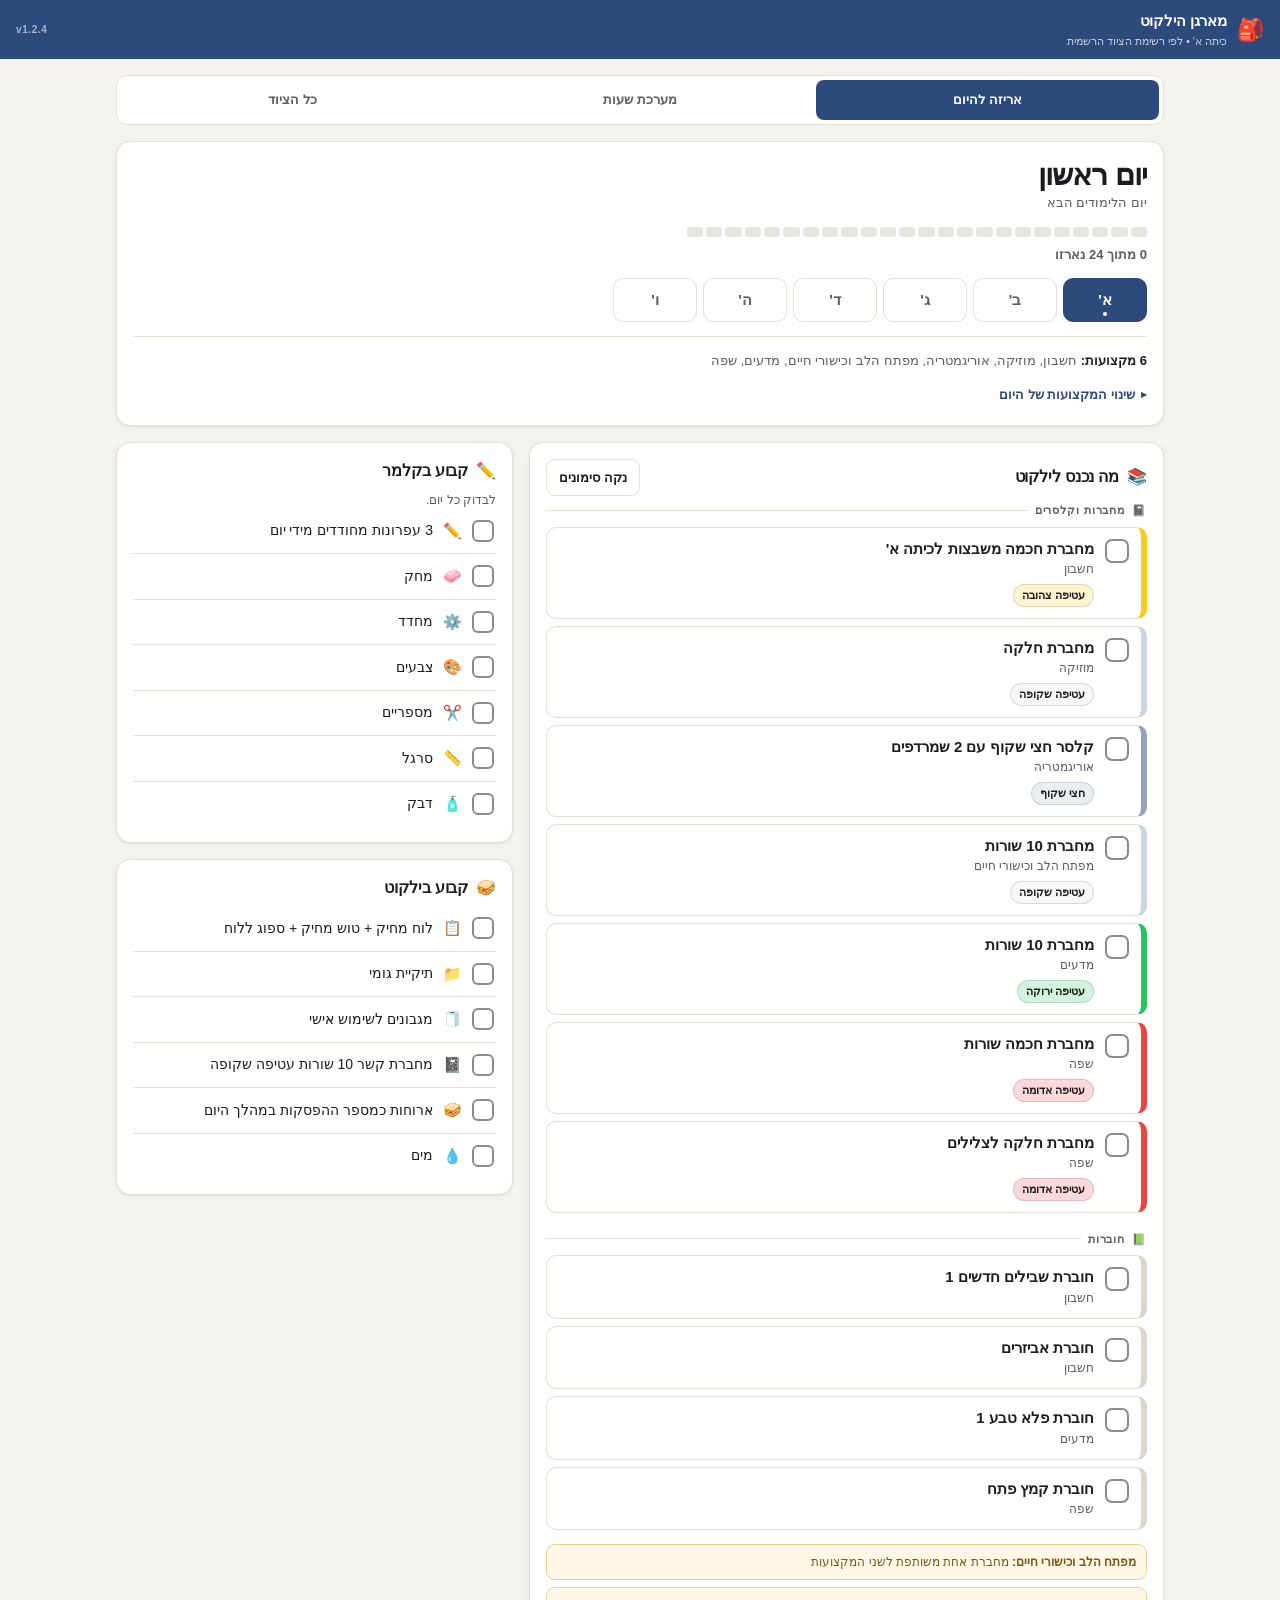
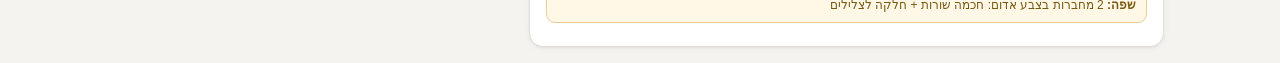
<file: index.html>
<!DOCTYPE html>
<html lang="he" dir="rtl">
<head>
<meta charset="UTF-8">
<meta name="viewport" content="width=device-width, initial-scale=1, viewport-fit=cover">
<meta http-equiv="Content-Security-Policy" content="default-src 'self'; script-src 'self'; style-src 'self' 'unsafe-inline'; img-src 'self' data:; connect-src 'self' https://eu.aptabase.com; base-uri 'none'; form-action 'none'; object-src 'none'">
<title>מארגן הילקוט — כיתה א'</title>
<meta name="description" content="רשימת אריזה יומית לילקוט של כיתה א', לפי מערכת השעות ורשימת הציוד של בית הספר.">
<meta property="og:type" content="website">
<meta property="og:url" content="https://aviramv.github.io/yalkut/">
<meta property="og:title" content="מארגן הילקוט — כיתה א'">
<meta property="og:description" content="רשימת אריזה יומית לילקוט של כיתה א', לפי מערכת השעות ורשימת הציוד של בית הספר.">
<meta property="og:image" content="https://aviramv.github.io/yalkut/share.png">
<meta property="og:image:width" content="1280">
<meta property="og:image:height" content="640">
<meta property="og:locale" content="he_IL">
<meta name="twitter:card" content="summary_large_image">
<meta name="theme-color" content="#2D4A7C">
<meta name="apple-mobile-web-app-capable" content="yes">
<meta name="apple-mobile-web-app-status-bar-style" content="black-translucent">
<link rel="manifest" href="manifest.json">
<link rel="icon" href="icon.svg" type="image/svg+xml">
<link rel="apple-touch-icon" href="icon-192.png">
<link rel="stylesheet" href="app.css">
</head>
<body>

<header class="topbar">
  <span class="topbar-mark" aria-hidden="true">🎒</span>
  <div>
    <div class="topbar-title" id="appTitle">מארגן הילקוט</div>
    <div class="topbar-sub" id="appSub"></div>
  </div>
  <span class="topbar-spacer"></span>
  <span class="topbar-ver" id="appVer" title="גרסה"></span>
</header>

<div class="wrap">

  <div class="tabs" role="tablist" aria-label="תצוגות">
    <button class="tab" role="tab" id="tab-today"   aria-selected="true"  aria-controls="view-today">אריזה להיום</button>
    <button class="tab" role="tab" id="tab-week"    aria-selected="false" aria-controls="view-week">מערכת שעות</button>
    <button class="tab" role="tab" id="tab-catalog" aria-selected="false" aria-controls="view-catalog">כל הציוד</button>
  </div>

  <!-- ============ today ============ -->
  <section id="view-today" role="tabpanel" aria-labelledby="tab-today">

    <div class="ready" id="readyBanner" hidden>
      <span class="ready-mark" aria-hidden="true">🎒</span>
      <span>הילקוט מוכן. אפשר לצאת!</span>
    </div>

    <div class="card hero">
      <h1 class="hero-day" id="dayTitle">&nbsp;</h1>
      <div class="hero-meta" id="dayMeta"></div>

      <div class="strip" id="strip" aria-hidden="true"></div>
      <div class="hero-count" id="countText" role="status" aria-live="polite"></div>

      <div class="days" id="dayButtons" role="group" aria-label="בחירת יום"></div>

      <div class="subjects-line" id="subjectsLine"></div>

      <details class="editor" id="editor">
        <summary>שינוי המקצועות של היום</summary>
        <p class="hint">הדביקו הודעה מהוואטסאפ, או הקישו על מקצוע כדי להוסיף ולהסיר.</p>
        <textarea class="paste" id="pasteInput" rows="3"
          placeholder="למשל: שיעור ראשון שפה, חשבון, חינוך גופני, מדעים"></textarea>
        <div class="chips" id="subjectChips"></div>
        <div class="btn-row" style="margin-top:10px">
          <button class="btn" id="btnClearSubjects">נקה מקצועות</button>
        </div>
      </details>
    </div>

    <div class="cols">
      <div>
        <div class="card">
          <div class="sec-title">
            <span aria-hidden="true">📚</span>
            <span class="grow">מה נכנס לילקוט</span>
            <button class="btn" id="btnUncheck">נקה סימונים</button>
          </div>
          <div id="itemList"></div>
          <div class="empty" id="emptyState">
            <span class="empty-mark" aria-hidden="true">🎒</span>
            <div class="empty-title">אין מקצועות ליום הזה</div>
            <div class="empty-body">בחרו יום למעלה, או הוסיפו מקצועות בעצמכם.</div>
          </div>
        </div>
      </div>

      <div>
        <div class="card">
          <div class="sec-title"><span aria-hidden="true">✏️</span><span class="grow">קבוע בקלמר</span></div>
          <p class="hint">לבדוק כל יום.</p>
          <ul class="list" id="pencilList"></ul>
        </div>
        <div class="card">
          <div class="sec-title"><span aria-hidden="true">🥪</span><span class="grow">קבוע בילקוט</span></div>
          <ul class="list" id="bagList"></ul>
        </div>
      </div>
    </div>
  </section>

  <!-- ============ weekly ============ -->
  <section id="view-week" role="tabpanel" aria-labelledby="tab-week" hidden>
    <div class="card">
      <div class="sec-title"><span aria-hidden="true">🗓️</span><span class="grow">מערכת השעות השבועית</span></div>
      <p class="hint">מגדירים פעם אחת. נשמר במכשיר הזה, ומשמש כברירת מחדל לכל יום.</p>
      <div class="week" id="weekGrid" style="margin-top:14px"></div>
      <div class="btn-row" style="margin-top:14px">
        <button class="btn btn-primary" id="btnSaveWeek">שמור מערכת</button>
        <button class="btn" id="btnResetWeek">חזרה למערכת לדוגמה</button>
      </div>
    </div>
  </section>

  <!-- ============ catalog ============ -->
  <section id="view-catalog" role="tabpanel" aria-labelledby="tab-catalog" hidden>
    <div class="card">
      <div class="sec-title"><span aria-hidden="true">📋</span><span class="grow">רשימת הציוד המלאה</span></div>
      <p class="hint" id="catalogSub"></p>
      <div style="margin-top:12px">
        <label for="catalogSearch" class="sr-only">חיפוש מקצוע או ציוד</label>
        <input class="search" type="search" id="catalogSearch" placeholder="חיפוש מקצוע או ציוד">
      </div>
    </div>
    <div class="catalog" id="catalogGrid" style="margin-top:16px"></div>
  </section>

</div>

<div class="toast" id="toast" role="status" aria-live="polite">
  <span id="toastMsg"></span>
</div>

<script src="app.js" defer></script>
</body>
</html>
</file>
<file: app.css>
/* מארגן הילקוט — plain CSS, no build step, no third-party requests.
   Palette rule: UI chrome stays paper+graphite. Saturated color is reserved
   for real cover colors, so the app never competes with the thing it names. */
:root {
  --paper:     #F4F3EF;
  --card:      #FFFFFF;
  --ink:       #1C1B1F;
  --ink-soft:  #5C5A63;
  --ink-faint: #8B8894;
  --rule:      #E3DFD6;
  --accent:    #2D4A7C;
  --accent-sk: #243C66;
  --done:      #2F7D5A;
  --warn-bg:   #FFF8E6;
  --warn-ink:  #7A5A12;
  --warn-rule: #E8CF92;
  --radius:    14px;
  --shadow:    0 1px 2px rgb(28 27 31 / .06), 0 1px 8px rgb(28 27 31 / .04);
  --font: -apple-system, BlinkMacSystemFont, "Segoe UI", "Noto Sans Hebrew",
          "Arial Hebrew", Arial, sans-serif;
}

* { box-sizing: border-box; }

/* A class that sets `display` outranks the UA rule for [hidden], which
   silently un-hides anything toggled with el.hidden. Settle it once. */
[hidden] { display: none !important; }

html { -webkit-text-size-adjust: 100%; }

body {
  margin: 0;
  background: var(--paper);
  color: var(--ink);
  font-family: var(--font);
  font-size: 16px;
  line-height: 1.5;
  -webkit-font-smoothing: antialiased;
}

/* Anything the user can focus keeps a visible ring. */
:focus-visible {
  outline: 2px solid var(--accent);
  outline-offset: 2px;
  border-radius: 6px;
}

/* ---------- header ---------- */
.topbar {
  background: var(--accent);
  color: #fff;
  padding: 10px 16px;
  display: flex;
  align-items: center;
  gap: 10px;
  padding-top: max(10px, env(safe-area-inset-top));
}
.topbar-mark { font-size: 22px; line-height: 1; }
.topbar-title { font-size: 15px; font-weight: 700; letter-spacing: -.01em; }
.topbar-sub { font-size: 11px; opacity: .72; font-weight: 500; }
.topbar-spacer { flex: 1; }
.topbar-ver {
  font-size: 10px;
  font-weight: 700;
  letter-spacing: .06em;
  opacity: .6;
  font-variant-numeric: tabular-nums;
}

/* ---------- shell ---------- */
.wrap { max-width: 1080px; margin: 0 auto; padding: 16px; }
.cols { display: grid; gap: 16px; }
@media (min-width: 900px) {
  .cols { grid-template-columns: 1.6fr 1fr; align-items: start; }
}

.card {
  background: var(--card);
  border: 1px solid var(--rule);
  border-radius: var(--radius);
  box-shadow: var(--shadow);
  padding: 16px;
}
.card + .card { margin-top: 16px; }

/* ---------- hero: day + progress ---------- */
.hero {
  padding-bottom: 14px;
  margin-bottom: 16px; 
}

.hero-day {
  font-size: 30px;
  font-weight: 800;
  letter-spacing: -.03em;
  line-height: 1.1;
  margin: 0;
}
.hero-meta {
  font-size: 13px;
  color: var(--ink-soft);
  font-weight: 500;
  margin-top: 2px;
}

/* Progress reads as the checkbox strip on a paper form: one cell per item. */
.strip { display: flex; gap: 3px; margin: 14px 0 8px; max-width: 460px; }
.cell {
  flex: 1 1 0;
  min-width: 5px;
  height: 10px;
  border-radius: 3px;
  background: #E8E6E0;
  transition: background .22s ease;
}
.cell.on { background: var(--done); }
.strip.full .cell { background: var(--done); }

.hero-count {
  font-size: 13px;
  font-weight: 700;
  color: var(--ink-soft);
  font-variant-numeric: tabular-nums;
}
.hero-count.done { color: var(--done); }

/* ---------- day pills ---------- */
.days { display: flex; gap: 6px; margin-top: 14px; }
.day {
  flex: 1;
  min-height: 44px;
  border: 1px solid var(--rule);
  background: var(--card);
  border-radius: 10px;
  font: inherit;
  font-size: 15px;
  font-weight: 700;
  color: var(--ink-soft);
  cursor: pointer;
  position: relative;
  transition: background .15s, border-color .15s, color .15s;
}
.day:hover { border-color: var(--ink-faint); }
.day[aria-pressed="true"] {
  background: var(--accent);
  border-color: var(--accent);
  color: #fff;
}
/* A dot marks the real weekday, independent of what is selected. */
.day.today::after {
  content: "";
  position: absolute;
  bottom: 5px;
  inset-inline: 0;
  margin: auto;
  width: 4px;
  height: 4px;
  border-radius: 50%;
  background: var(--accent);
}
.day.today[aria-pressed="true"]::after { background: #fff; }
/* Full-width pills look stretched on a desktop; keep them thumb-sized. */
@media (min-width: 640px) {
  .days { justify-content: flex-start; }
  .day { flex: 0 0 84px; }
}

/* ---------- subject editor (collapsed by default) ---------- */
.subjects-line {
  margin-top: 14px;
  padding-top: 14px;
  border-top: 1px solid var(--rule);
  font-size: 13px;
  color: var(--ink-soft);
}
.subjects-line b { color: var(--ink); font-weight: 700; }

details.editor > summary {
  cursor: pointer;
  font-size: 13px;
  font-weight: 700;
  color: var(--accent);
  margin-top: 8px;
  list-style: none;
  min-height: 32px;
  display: flex;
  align-items: center;
  gap: 6px;
}
details.editor > summary::-webkit-details-marker { display: none; }
details.editor > summary::before { content: "▸"; font-size: 11px; }
details.editor[open] > summary::before { content: "▾"; }

textarea.paste {
  width: 100%;
  margin-top: 10px;
  padding: 10px;
  border: 1px solid var(--rule);
  border-radius: 10px;
  font: inherit;
  font-size: 15px;
  resize: vertical;
  background: var(--paper);
  color: var(--ink);
}
textarea.paste:focus { background: var(--card); }

.hint { font-size: 12px; color: var(--ink-soft); margin: 8px 0 0; }

.chips { display: flex; flex-wrap: wrap; gap: 6px; margin-top: 10px; }
.chip {
  border: 1px solid var(--rule);
  background: var(--card);
  border-radius: 999px;
  padding: 7px 11px;
  font: inherit;
  font-size: 13px;
  font-weight: 500;
  color: var(--ink);
  cursor: pointer;
  display: inline-flex;
  align-items: center;
  gap: 6px;
}
.chip:hover { border-color: var(--ink-faint); }
.chip[aria-pressed="true"] {
  background: var(--accent);
  border-color: var(--accent);
  color: #fff;
  font-weight: 700;
}
.chip-dot {
  width: 8px;
  height: 8px;
  border-radius: 50%;
  border: 1px solid rgb(0 0 0 / .18);
  flex: none;
}

/* ---------- group heading ---------- */
.group-head {
  display: flex;
  align-items: center;
  gap: 7px;
  margin: 18px 0 8px;
  font-size: 11px;
  font-weight: 700;
  letter-spacing: .08em;
  color: var(--ink-soft);
}
.group-head:first-child { margin-top: 0; }
.group-head hr {
  flex: 1;
  border: 0;
  border-top: 1px solid var(--rule);
  margin: 0;
}

/* ---------- item row: the signature spine ---------- */
.row {
  display: flex;
  align-items: flex-start;
  gap: 11px;
  padding: 11px 12px;
  border: 1px solid var(--rule);
  border-inline-start-width: 6px;
  border-inline-start-color: var(--spine, var(--rule));
  border-radius: 10px;
  background: var(--card);
  margin-bottom: 7px;
  cursor: pointer;
  transition: background .15s, opacity .18s;
}
.row:hover { background: #FBFAF7; }
.row.packed { opacity: .5; }
.row.packed .row-name { text-decoration: line-through; }

.row input[type="checkbox"] {
  appearance: none;
  -webkit-appearance: none;
  flex: none;
  width: 24px;
  height: 24px;
  margin: 0;
  border: 2px solid var(--ink-faint);
  border-radius: 7px;
  background: var(--card);
  cursor: pointer;
  position: relative;
}
.row input[type="checkbox"]:checked {
  background: var(--done);
  border-color: var(--done);
}
.row input[type="checkbox"]:checked::after {
  content: "";
  position: absolute;
  inset: 0;
  margin: auto;
  width: 6px;
  height: 11px;
  border: solid #fff;
  border-width: 0 2.5px 2.5px 0;
  transform: rotate(45deg) translate(-1px, -1px);
}

.row-body { flex: 1; min-width: 0; }
/* These live inside a <label>, so they need to be block to stack. */
.row-name { display: block; font-size: 15px; font-weight: 600; line-height: 1.3; }
.row-for {
  display: block;
  font-size: 12px;
  color: var(--ink-soft);
  margin-top: 2px;
}
.row-tags { display: flex; flex-wrap: wrap; gap: 6px; margin-top: 6px; }

.cover-tag {
  font-size: 11px;
  font-weight: 700;
  padding: 2px 8px;
  border-radius: 999px;
  border: 1px solid rgb(0 0 0 / .12);
  background: var(--tag-bg, #F1F0EC);
  color: var(--tag-ink, var(--ink-soft));
}
.note {
  font-size: 12px;
  background: var(--warn-bg);
  border: 1px solid var(--warn-rule);
  color: var(--warn-ink);
  padding: 8px 10px;
  border-radius: 9px;
  margin: 0 0 7px;
}

/* ---------- plain checklists (pencil case / fixed bag) ---------- */
.list { list-style: none; margin: 0; padding: 0; }
.list li { border-bottom: 1px solid var(--rule); }
.list li:last-child { border-bottom: 0; }
.list label {
  display: flex;
  align-items: center;
  gap: 10px;
  padding: 11px 2px;
  min-height: 44px;
  font-size: 14px;
  cursor: pointer;
}
.list input[type="checkbox"] {
  appearance: none;
  -webkit-appearance: none;
  flex: none;
  width: 22px;
  height: 22px;
  margin: 0;
  border: 2px solid var(--ink-faint);
  border-radius: 6px;
  background: var(--card);
  cursor: pointer;
  position: relative;
}
.list input[type="checkbox"]:checked { background: var(--done); border-color: var(--done); }
.list input[type="checkbox"]:checked::after {
  content: "";
  position: absolute;
  inset: 0;
  margin: auto;
  width: 5px;
  height: 10px;
  border: solid #fff;
  border-width: 0 2.5px 2.5px 0;
  transform: rotate(45deg) translate(-1px, -1px);
}
.list label.packed { opacity: .5; text-decoration: line-through; }
.list-icon { flex: none; font-size: 15px; }

/* ---------- section titles ---------- */
.sec-title {
  display: flex;
  align-items: center;
  gap: 8px;
  margin: 0 0 6px;
  font-size: 16px;
  font-weight: 700;
  letter-spacing: -.01em;
}
.sec-title .grow { flex: 1; }

/* ---------- buttons ---------- */
.btn {
  border: 1px solid var(--rule);
  background: var(--card);
  color: var(--ink);
  border-radius: 9px;
  padding: 8px 12px;
  min-height: 36px;
  font: inherit;
  font-size: 13px;
  font-weight: 600;
  cursor: pointer;
}
.btn:hover { border-color: var(--ink-faint); background: #FBFAF7; }
.btn-primary {
  background: var(--accent);
  border-color: var(--accent);
  color: #fff;
  font-weight: 700;
}
.btn-primary:hover { background: var(--accent-sk); border-color: var(--accent-sk); }
.btn-row { display: flex; flex-wrap: wrap; gap: 8px; }

/* ---------- empty + ready states ---------- */
.empty {
  text-align: center;
  padding: 34px 16px;
  color: var(--ink-soft);
}
.empty-mark { font-size: 34px; display: block; margin-bottom: 8px; }
.empty-title { font-weight: 700; color: var(--ink); font-size: 15px; }
.empty-body { font-size: 13px; margin-top: 4px; }

.ready {
  display: flex;
  align-items: center;
  gap: 10px;
  background: #EDF7F1;
  border: 1px solid #B9DFC9;
  color: var(--done);
  border-radius: var(--radius);
  padding: 13px 15px;
  font-weight: 700;
  font-size: 15px;
  margin-bottom: 16px;
}
.ready-mark { font-size: 22px; }

/* ---------- weekly editor ---------- */
.week { display: grid; gap: 10px; }
@media (min-width: 640px) { .week { grid-template-columns: 1fr 1fr; } }
@media (min-width: 900px) { .week { grid-template-columns: 1fr 1fr 1fr; } }
.week-day { border: 1px solid var(--rule); border-radius: 11px; padding: 11px; }
.week-name { font-size: 14px; font-weight: 700; margin-bottom: 7px; }
.week-day textarea {
  width: 100%;
  border: 1px solid var(--rule);
  border-radius: 8px;
  padding: 8px;
  font: inherit;
  font-size: 13px;
  resize: vertical;
  background: var(--paper);
  color: var(--ink);
}

/* ---------- catalog ---------- */
.catalog { display: grid; gap: 10px; align-items: start; }
@media (min-width: 640px) { .catalog { grid-template-columns: 1fr 1fr; } }
@media (min-width: 900px) { .catalog { grid-template-columns: 1fr 1fr 1fr; } }
.cat-card { border: 1px solid var(--rule); border-radius: 11px; padding: 12px; }
.cat-name { font-size: 15px; font-weight: 700; }
.cat-items { list-style: none; margin: 8px 0 0; padding: 0; font-size: 13px; color: var(--ink-soft); }
.cat-items li { display: flex; align-items: center; gap: 7px; padding: 2px 0; }
.search {
  width: 100%;
  border: 1px solid var(--rule);
  border-radius: 9px;
  padding: 9px 11px;
  font: inherit;
  font-size: 14px;
  background: var(--paper);
  color: var(--ink);
}

/* ---------- tabs ---------- */
.tabs {
  display: flex;
  gap: 4px;
  background: var(--card);
  border: 1px solid var(--rule);
  border-radius: 11px;
  padding: 4px;
  margin-bottom: 16px;
}
.tab {
  flex: 1;
  min-height: 40px;
  border: 0;
  background: none;
  border-radius: 8px;
  font: inherit;
  font-size: 13px;
  font-weight: 600;
  color: var(--ink-soft);
  cursor: pointer;
}
.tab[aria-selected="true"] { background: var(--accent); color: #fff; font-weight: 700; }

/* ---------- toast ---------- */
.toast {
  position: fixed;
  inset-inline: 16px;
  bottom: max(16px, env(safe-area-inset-bottom));
  margin-inline: auto;
  max-width: 420px;
  background: var(--ink);
  color: #fff;
  border-radius: 11px;
  padding: 12px 14px;
  font-size: 14px;
  font-weight: 600;
  box-shadow: 0 6px 24px rgb(28 27 31 / .22);
  display: flex;
  align-items: center;
  gap: 10px;
  opacity: 0;
  transform: translateY(8px);
  pointer-events: none;
  transition: opacity .22s ease, transform .22s ease;
  z-index: 50;
}
.toast.show { opacity: 1; transform: none; pointer-events: auto; }
.toast .btn {
  background: rgb(255 255 255 / .14);
  border-color: rgb(255 255 255 / .28);
  color: #fff;
  margin-inline-start: auto;
  flex: none;
}
.toast .btn:hover { background: rgb(255 255 255 / .24); }

.sr-only {
  position: absolute;
  width: 1px; height: 1px;
  padding: 0; margin: -1px;
  overflow: hidden;
  clip: rect(0 0 0 0);
  white-space: nowrap;
  border: 0;
}

@media (prefers-reduced-motion: reduce) {
  * { transition: none !important; animation: none !important; }
}

@media print {
  .topbar, .tabs, .days, .editor, .toast, .btn, .strip { display: none !important; }
  body { background: #fff; }
  .card { box-shadow: none; border: 0; padding: 0; }
  .row { break-inside: avoid; }
}
</file>
